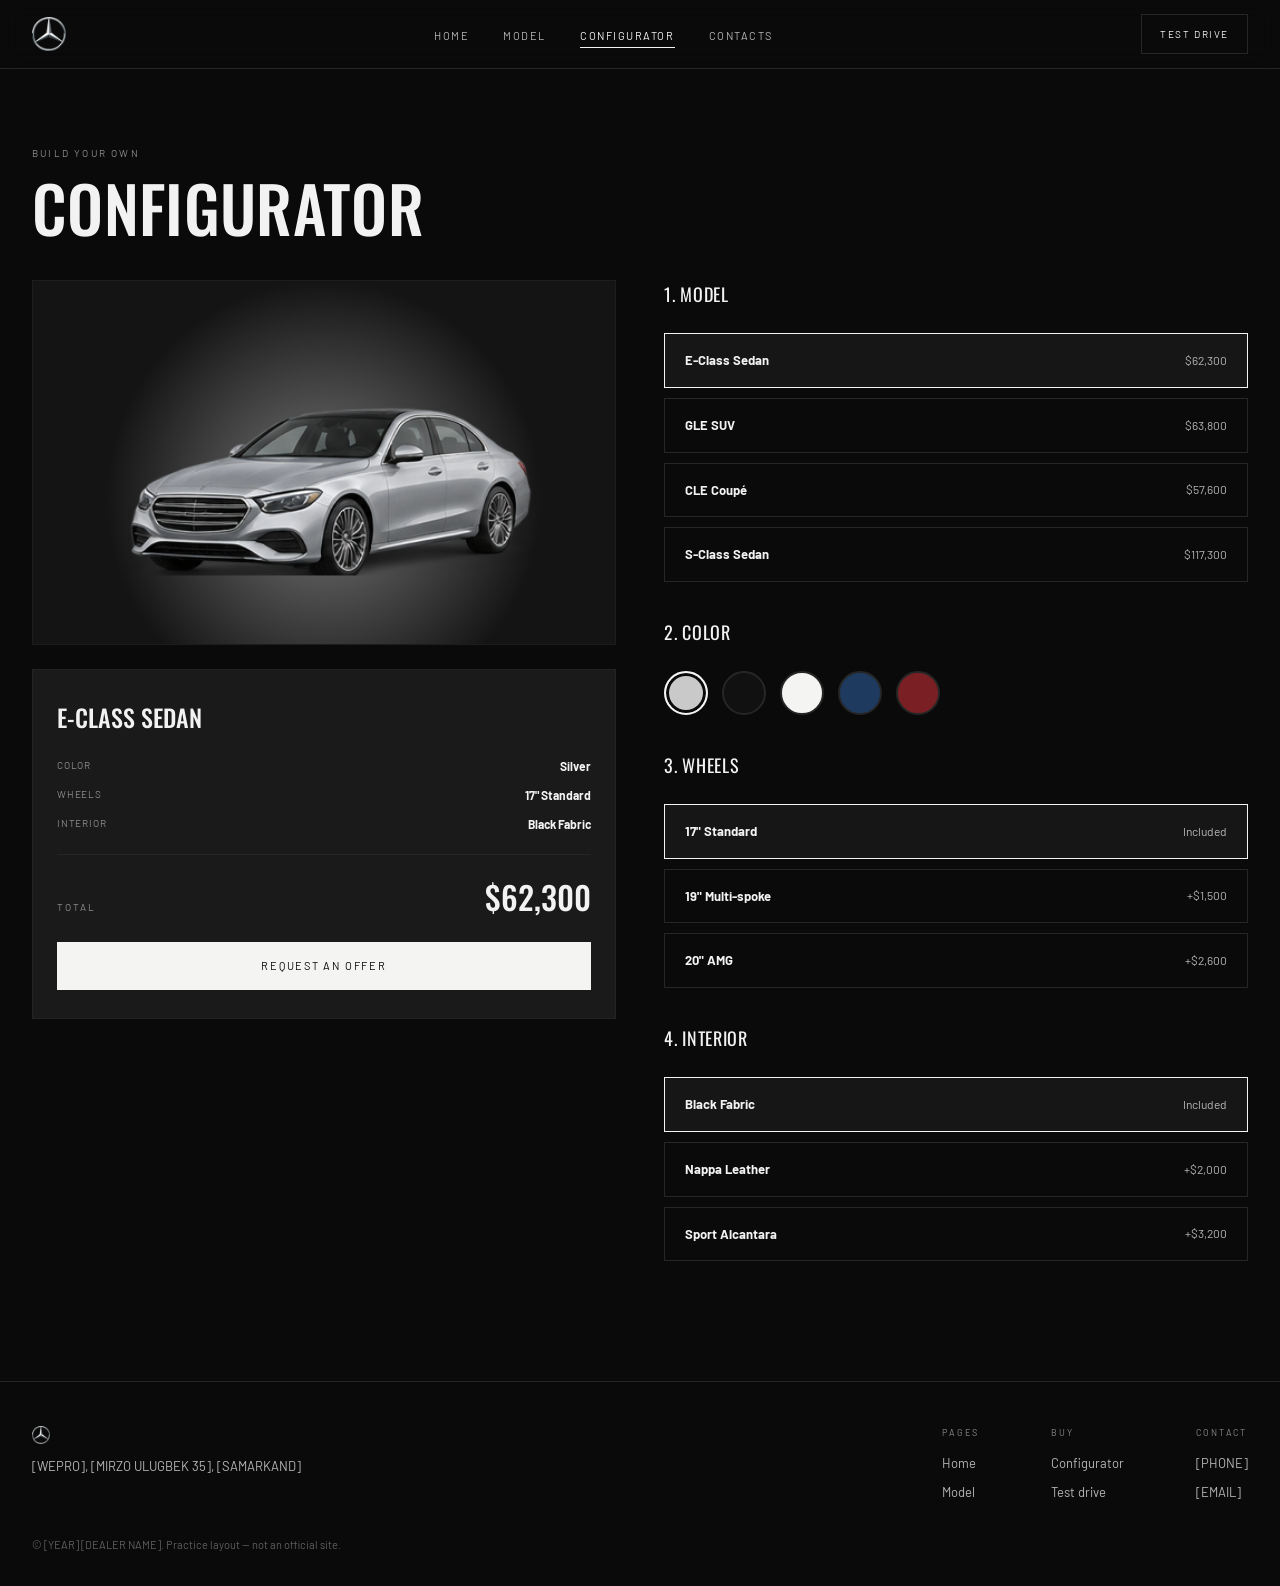
<file: configurator.html>
<!DOCTYPE html>
<html lang="en">

<head>
  <meta charset="UTF-8">
  <meta name="viewport" content="width=device-width, initial-scale=1">
  <title>Mercedes-Benz — Configurator</title>
  <link rel="preconnect" href="https://fonts.googleapis.com">
  <link rel="preconnect" href="https://fonts.gstatic.com" crossorigin>
  <link
    href="https://fonts.googleapis.com/css2?family=Oswald:wght@300;400;500;600&family=Barlow:wght@300;400;500&display=swap"
    rel="stylesheet">
  <link rel="stylesheet" href="./css/index.css">
  <link rel="stylesheet" href="./css/configurator.css">
</head>

<body>

  <!-- ============ HEADER ============ -->
  <header class="header" id="header">
    <div class="container header__inner">
      <a class="logo" href="index.html" aria-label="Home">
        <img class="logo__img" src="./public/images/cars/logo.webp" alt="Mercedes-Benz">
      </a>

      <button class="burger" id="burger" aria-label="Menu" aria-expanded="false" aria-controls="nav">
        <span></span><span></span><span></span>
      </button>

      <nav class="nav" id="nav">
        <ul class="nav__list">
          <li><a class="nav__link" href="index.html">Home</a></li>
          <li><a class="nav__link" href="cars.html">Model</a></li>
          <li><a class="nav__link is-active" href="configurator.html">Configurator</a></li>
          <li><a class="nav__link" href="contacts.html">Contacts</a></li>
        </ul>
        <a class="btn btn--ghost btn--sm nav__cta" href="contacts.html">Test drive</a>
      </nav>

      <a class="btn btn--ghost btn--sm header__cta" href="contacts.html">Test drive</a>
    </div>
  </header>

  <main>
    <section class="cfg container">
      <p class="eyebrow reveal">Build your own</p>
      <h1 class="hero__title reveal">Configurator</h1>

      <div class="cfg__layout">
        <!-- Preview + summary -->
        <aside class="cfg__side">
          <div class="media media--cfg" id="cfgPreview" data-label="">
            <div class="cfg__swatch" id="cfgSwatch"></div>
            <img class="cfg__img" id="cfgImg" src="public/images/cars/e-class-silver.png" alt="E-Class Sedan">
          </div>

          <div class="cfg__summary">
            <h2 class="cfg__summary-title" id="sumModel"></h2>
            <ul class="cfg__summary-list">
              <li><span>Color</span><b id="sumColor"></b></li>
              <li><span>Wheels</span><b id="sumWheels"></b></li>
              <li><span>Interior</span><b id="sumInterior"></b></li>
            </ul>
            <div class="cfg__total">
              <span>Total</span>
              <strong id="sumTotal"></strong>
            </div>
            <a class="btn btn--solid" href="contacts.html">Request an offer</a>
          </div>
        </aside>

        <!-- Options -->
        <form class="cfg__options" id="cfgForm" onsubmit="return false">
          <fieldset class="cfg__group" data-group="model">
            <legend>1. Model</legend>
            <label class="opt"><input type="radio" name="model" value="e-class" data-price="62300"
                data-name="E-Class Sedan" checked><span class="opt__body"><b>E-Class
                  Sedan</b><em>$62,300</em></span></label>
            <label class="opt"><input type="radio" name="model" value="gle" data-price="63800" data-name="GLE SUV"><span
                class="opt__body"><b>GLE SUV</b><em>$63,800</em></span></label>
            <label class="opt"><input type="radio" name="model" value="cle" data-price="57600"
                data-name="CLE Coupé"><span class="opt__body"><b>CLE Coupé</b><em>$57,600</em></span></label>
            <label class="opt"><input type="radio" name="model" value="s-class" data-price="117300"
                data-name="S-Class Sedan"><span class="opt__body"><b>S-Class Sedan</b><em>$117,300</em></span></label>
          </fieldset>

          <fieldset class="cfg__group" data-group="color">
            <legend>2. Color</legend>
            <div class="cfg__colors">
              <label class="color"><input type="radio" name="color" value="#c9c9c9" data-price="0" data-name="Silver"
                  data-key="silver" checked><span style="--c:#c9c9c9" title="Silver"></span></label>
              <label class="color"><input type="radio" name="color" value="#111111" data-price="800"
                  data-name="Obsidian Black" data-key="black"><span style="--c:#111111"
                  title="Obsidian Black"></span></label>
              <label class="color"><input type="radio" name="color" value="#f4f4f2" data-price="800"
                  data-name="Polar White" data-key="white"><span style="--c:#f4f4f2" title="Polar White"></span></label>
              <label class="color"><input type="radio" name="color" value="#1f3a5f" data-price="1200"
                  data-name="Cavansite Blue" data-key="blue"><span style="--c:#1f3a5f"
                  title="Cavansite Blue"></span></label>
              <label class="color"><input type="radio" name="color" value="#7a1f24" data-price="1200"
                  data-name="Rubellite Red" data-key="red"><span style="--c:#7a1f24"
                  title="Rubellite Red"></span></label>
            </div>
          </fieldset>

          <fieldset class="cfg__group" data-group="wheels">
            <legend>3. Wheels</legend>
            <label class="opt"><input type="radio" name="wheels" value="17" data-price="0" data-name='17" Standard'
                checked><span class="opt__body"><b>17" Standard</b><em>Included</em></span></label>
            <label class="opt"><input type="radio" name="wheels" value="19" data-price="1500"
                data-name='19" Multi-spoke'><span class="opt__body"><b>19"
                  Multi-spoke</b><em>+$1,500</em></span></label>
            <label class="opt"><input type="radio" name="wheels" value="20" data-price="2600" data-name='20" AMG'><span
                class="opt__body"><b>20" AMG</b><em>+$2,600</em></span></label>
          </fieldset>

          <fieldset class="cfg__group" data-group="interior">
            <legend>4. Interior</legend>
            <label class="opt"><input type="radio" name="interior" value="fabric" data-price="0"
                data-name="Black Fabric" checked><span class="opt__body"><b>Black
                  Fabric</b><em>Included</em></span></label>
            <label class="opt"><input type="radio" name="interior" value="leather" data-price="2000"
                data-name="Nappa Leather"><span class="opt__body"><b>Nappa Leather</b><em>+$2,000</em></span></label>
            <label class="opt"><input type="radio" name="interior" value="sport" data-price="3200"
                data-name="Sport Alcantara"><span class="opt__body"><b>Sport
                  Alcantara</b><em>+$3,200</em></span></label>
          </fieldset>
        </form>
      </div>
    </section>
  </main>

  <!-- ============ FOOTER ============ -->
  <footer class="footer">
    <div class="container footer__inner">
      <div class="footer__brand">
        <img class="footer__logo-img" src="./public/images/cars/logo.webp" alt="Mercedes-Benz">
        <p class="footer__addr">[WEPRO], [MIRZO ULUGBEK 35], [SAMARKAND]</p>
      </div>

      <nav class="footer__cols">
        <div class="footer__col">
          <p class="footer__head">Pages</p>
          <a href="index.html">Home</a>
          <a href="cars.html">Model</a>
        </div>
        <div class="footer__col">
          <p class="footer__head">Buy</p>
          <a href="configurator.html">Configurator</a>
          <a href="contacts.html">Test drive</a>
        </div>
        <div class="footer__col">
          <p class="footer__head">Contact</p>
          <a href="tel:+000000000">[PHONE]</a>
          <a href="mailto:info@example.com">[EMAIL]</a>
        </div>
      </nav>
    </div>

    <div class="container">
      <p class="footer__legal">© [YEAR] [DEALER NAME]. Practice layout — not an official site.</p>
    </div>
  </footer>

  <script src="./js/index.js"></script>
  <script src="./js/configurator.js"></script>
</body>

</html>
</file>
<file: css/index.css>
/* ===========================================================
   Mercedes-Benz practice layout — home page
   =========================================================== */

:root{
  --bg:            #0a0a0a;
  --surface:       #141414;
  --surface-2:     #1a1a1a;
  --line:          #262626;
  --text:          #f2f2f2;
  --muted:         #8a8a8a;
  --muted-2:       #b5b5b5;
  --white:         #f4f4f2;

  --container:     1312px;
  --gutter:        32px;
  --header-h:      68px;

  --font-display:  "Oswald", "Arial Narrow", sans-serif;
  --font-body:     "Barlow", Helvetica, Arial, sans-serif;

  --ease:          cubic-bezier(.22,.61,.36,1);
}

*,*::before,*::after{ box-sizing:border-box; }

html{ scroll-behavior:smooth; -webkit-text-size-adjust:100%; }

body{
  margin:0;
  background:var(--bg);
  color:var(--text);
  font-family:var(--font-body);
  font-size:15px;
  line-height:1.6;
  font-weight:400;
  -webkit-font-smoothing:antialiased;
}

img{ max-width:100%; display:block; }
a{ color:inherit; text-decoration:none; }
ul,ol{ margin:0; padding:0; list-style:none; }
h1,h2,h3,p{ margin:0; }

.container{
  width:100%;
  max-width:var(--container);
  margin-inline:auto;
  padding-inline:var(--gutter);
}

/* ---------- Shared type ---------------------------------- */

.eyebrow{
  font-size:10px;
  letter-spacing:.22em;
  text-transform:uppercase;
  color:var(--muted);
  margin-bottom:14px;
}

.section__title{
  font-family:var(--font-display);
  font-weight:500;
  font-size:clamp(26px, 3.2vw, 34px);
  line-height:1.05;
  letter-spacing:.005em;
  text-transform:uppercase;
  margin-bottom:28px;
}

/* ---------- Buttons -------------------------------------- */

.btn{
  display:inline-flex;
  align-items:center;
  justify-content:center;
  padding:14px 22px;
  font-size:11px;
  letter-spacing:.16em;
  text-transform:uppercase;
  border:1px solid var(--line);
  background:transparent;
  color:var(--text);
  white-space:nowrap;
  transition:background .25s var(--ease), color .25s var(--ease),
             border-color .25s var(--ease), transform .25s var(--ease);
}
.btn:hover{ border-color:#5a5a5a; transform:translateY(-1px); }
.btn:active{ transform:translateY(0); }
.btn:focus-visible{ outline:1px solid var(--white); outline-offset:3px; }

.btn--solid{ background:var(--white); color:#0b0b0b; border-color:var(--white); }
.btn--solid:hover{ background:#fff; border-color:#fff; }

.btn--ghost:hover{ background:rgba(255,255,255,.05); }

.btn--sm{ padding:11px 18px; font-size:10px; }

.link-arrow{
  display:inline-flex;
  align-items:center;
  gap:7px;
  font-size:10px;
  letter-spacing:.16em;
  text-transform:uppercase;
  color:var(--muted-2);
  transition:color .25s var(--ease);
}
.link-arrow span{ transition:transform .25s var(--ease); }
.link-arrow:hover{ color:var(--text); }
.link-arrow:hover span{ transform:translateX(4px); }

/* ---------- Header --------------------------------------- */

.header{
  position:sticky;
  top:0;
  z-index:50;
  background:rgba(10,10,10,.9);
  backdrop-filter:saturate(140%) blur(10px);
  border-bottom:1px solid var(--line);
}

.header__inner{
  min-height:var(--header-h);
  display:flex;
  align-items:center;
  justify-content:space-between;
  gap:24px;
}

.logo__mark{
  width:34px;
  height:34px;
  border:1px solid #3a3a3a;
  border-radius:50%;
  display:grid;
  place-items:center;
  font-size:7px;
  letter-spacing:.1em;
  color:var(--muted);
  transition:border-color .25s var(--ease), color .25s var(--ease);
}
.logo:hover .logo__mark{ border-color:var(--white); color:var(--text); }

.nav{ display:flex; align-items:center; }

.nav__list{
  display:flex;
  gap:34px;
}

.nav__link{
  font-size:11px;
  letter-spacing:.14em;
  text-transform:uppercase;
  color:var(--muted-2);
  padding-block:6px;
  position:relative;
  transition:color .25s var(--ease);
}
.nav__link::after{
  content:"";
  position:absolute;
  left:0; bottom:0;
  width:0; height:1px;
  background:var(--white);
  transition:width .3s var(--ease);
}
.nav__link:hover{ color:var(--text); }
.nav__link:hover::after{ width:100%; }
.nav__link.is-active{ color:var(--text); }
.nav__link.is-active::after{ width:100%; }

.nav__cta{ display:none; }

.burger{
  display:none;
  width:40px; height:40px;
  border:1px solid var(--line);
  background:transparent;
  padding:0;
  cursor:pointer;
  position:relative;
}
.burger span{
  position:absolute;
  left:11px; right:11px;
  height:1px;
  background:var(--text);
  transition:transform .3s var(--ease), opacity .2s var(--ease);
}
.burger span:nth-child(1){ top:14px; }
.burger span:nth-child(2){ top:19px; }
.burger span:nth-child(3){ top:24px; }
.burger.is-open span:nth-child(1){ transform:translateY(5px) rotate(45deg); }
.burger.is-open span:nth-child(2){ opacity:0; }
.burger.is-open span:nth-child(3){ transform:translateY(-5px) rotate(-45deg); }

/* ---------- Media placeholders --------------------------- */

.media{
  position:relative;
  background:var(--surface);
  border:1px solid rgba(255,255,255,.04);
  overflow:hidden;
}
.media::after{
  content:attr(data-label);
  position:absolute;
  inset:0;
  display:grid;
  place-items:center;
  font-size:9px;
  letter-spacing:.24em;
  text-transform:uppercase;
  color:#4d4d4d;
  text-align:center;
  padding:16px;
}
.media img{ position:relative; z-index:1; width:100%; height:100%; object-fit:cover; }

.media--hero{ aspect-ratio:1312 / 620; }
.car-card-image {
    width: 100%;
    height: 187px;
    overflow: hidden;
    background: #111;
}

.car-card-image img {
    width: 100%;
    height: 100%;
    object-fit: contain;
    display: block;
}
.media--showroom{ aspect-ratio:640 / 440; }

/* ---------- Hero ----------------------------------------- */

.hero{ padding-top:76px; }

.hero__title{
  font-family:var(--font-display);
  font-weight:500;
  font-size:clamp(40px, 6.4vw, 64px);
  line-height:1.02;
  letter-spacing:.005em;
  text-transform:uppercase;
  max-width:13ch;
  margin-bottom:22px;
}

.hero__text{
  color:var(--muted-2);
  max-width:46ch;
  margin-bottom:28px;
}

.hero__actions{
  display:flex;
  flex-wrap:wrap;
  gap:12px;
  margin-bottom:56px;
}

/* ---------- Line-up -------------------------------------- */

.lineup{ padding-top:96px; }

.cards{
  display:grid;
  grid-template-columns:repeat(3, 1fr);
  gap:22px;
}

.card{
  background:var(--surface-2);
  border:1px solid rgba(255,255,255,.04);
  transition:transform .35s var(--ease), border-color .35s var(--ease);
}
.card:hover{ transform:translateY(-4px); border-color:#333; }
.card .media{ border:0; }

.card__body{ padding:22px 20px 24px; }

.card__title{
  font-family:var(--font-display);
  font-weight:500;
  font-size:19px;
  letter-spacing:.02em;
  text-transform:uppercase;
  margin-bottom:6px;
}

.card__price{
  color:var(--muted-2);
  font-size:14px;
  margin-bottom:16px;
}

/* ---------- Showroom ------------------------------------- */

.showroom{
  padding-top:96px;
  padding-bottom:120px;
  display:grid;
  grid-template-columns:640fr 640fr;
  gap:64px;
  align-items:start;
}

.showroom__lead{
  color:var(--muted-2);
  max-width:48ch;
  margin-bottom:28px;
}

.facts{ margin-bottom:30px; }

.facts__item{
  display:flex;
  gap:16px;
  align-items:baseline;
  padding:9px 0;
  color:var(--text);
  font-size:14px;
}
.facts__num{
  font-size:10px;
  letter-spacing:.16em;
  color:var(--muted);
  min-width:20px;
}

/* ---------- Footer --------------------------------------- */

.footer{
  border-top:1px solid var(--line);
  padding-top:44px;
  padding-bottom:32px;
}

.footer__inner{
  display:flex;
  justify-content:space-between;
  gap:48px;
  flex-wrap:wrap;
  margin-bottom:34px;
}

.footer__logo{
  font-family:var(--font-display);
  font-weight:500;
  font-size:15px;
  letter-spacing:.28em;
  text-transform:uppercase;
  margin-bottom:12px;
}

.footer__addr{ color:var(--muted-2); font-size:13px; }

.footer__cols{ display:flex; gap:72px; flex-wrap:wrap; }

.footer__col{ display:flex; flex-direction:column; gap:8px; }

.footer__head{
  font-size:9px;
  letter-spacing:.24em;
  text-transform:uppercase;
  color:var(--muted);
  margin-bottom:4px;
}

.footer__col a{
  font-size:13px;
  color:var(--muted-2);
  transition:color .25s var(--ease);
}
.footer__col a:hover{ color:var(--text); }

.footer__legal{
  font-size:11px;
  color:#5e5e5e;
}

/* ---------- Reveal on scroll ----------------------------- */

.reveal{
  opacity:0;
  transform:translateY(16px);
  transition:opacity .7s var(--ease), transform .7s var(--ease);
}
.reveal.is-visible{ opacity:1; transform:none; }

@media (prefers-reduced-motion: reduce){
  .reveal{ opacity:1; transform:none; transition:none; }
  html{ scroll-behavior:auto; }
}

/* ---------- Responsive ----------------------------------- */

@media (max-width: 960px){
  .showroom{ grid-template-columns:1fr; gap:40px; }
}

@media (max-width: 760px){
  :root{ --gutter:20px; }

  .burger{ display:block; order:3; }

  .header__cta{ display:none; }

  .nav{
    order:4;
    width:100%;
    flex-direction:column;
    align-items:flex-start;
    gap:18px;
    max-height:0;
    overflow:hidden;
    opacity:0;
    transition:max-height .4s var(--ease), opacity .3s var(--ease), padding .4s var(--ease);
  }
  .nav.is-open{ max-height:340px; opacity:1; padding:6px 0 22px; }

  .nav__list{ flex-direction:column; gap:16px; }
  .nav__cta{ display:inline-flex; }

  .header__inner{ flex-wrap:wrap; }

  .hero{ padding-top:48px; }
  .lineup, .showroom{ padding-top:64px; }
  .showroom{ padding-bottom:80px; }

  .cards{ grid-template-columns:1fr; }

  .footer__cols{ gap:36px; }
}

.logo__img{
  width:34px;
  height:34px;
  object-fit:contain;
  transition:opacity .25s var(--ease);
}
.logo:hover .logo__img{ opacity:.75; }

.footer__logo-img{
  height:18px;
  width:auto;
  object-fit:contain;
  margin-bottom:12px;
}

@media (max-width:760px){
  .logo__img{ width:30px; height:30px; }
}


/* ---------- Bugatti-style Spotlight Section -------------- */

.spotlight-section {
  position: relative;
  height: 420px;
  background: var(--bg); /* Совпадает с основным фоном сайта (#0a0a0a) */
  display: flex;
  flex-direction: column;
  align-items: center;
  justify-content: center;
  overflow: hidden;
  /* Убрали border-top, чтобы не было сплошной полосы */
  padding-block: 60px;
}

.spotlight-text {
  font-family: var(--font-display);
  font-size: clamp(48px, 11vw, 140px);
  font-weight: 600;
  letter-spacing: .08em;
  text-transform: uppercase;
  color: #141414; /* Тонкий подмакетный цвет */
  
  /* Увеличен радиус пятна до 380px для более масштабного свечения */
  background: radial-gradient(
    circle 380px at var(--mouse-x, 50%) var(--mouse-y, 50%),
    rgba(255, 255, 255, 0.98) 0%,
    rgba(255, 255, 255, 0.35) 45%,
    rgba(255, 255, 255, 0.05) 70%,
    transparent 100%
  );
  -webkit-background-clip: text;
  -webkit-text-fill-color: transparent;
  user-select: none;
  cursor: default;
  text-align: center;
  line-height: 1;
}

.spotlight-sub {
  font-size: 11px;
  letter-spacing: .35em;
  text-transform: uppercase;
  color: var(--muted);
  margin-top: 16px;
  opacity: 0.8;
}


/* ---------- Yandex map ----------------------------------- */

.map{
  position:relative;
  border:1px solid var(--line);
  background:var(--surface);
}
.map::after{ content:none; }

.map iframe{
  display:block;
  position:absolute;
  inset:0;
  width:100%;
  height:100%;
  border:0;
}

/* прозрачный слой: карта ловит колёсико только после клика */
.map__lock{
  position:absolute;
  inset:0;
  z-index:2;
  cursor:pointer;
}
.map.is-active .map__lock{ display:none; }

.map iframe{
  filter: invert(92%) hue-rotate(180deg) saturate(.75) brightness(.95);
}


/* ---------- Hero ticker ---------------------------------- */

.hero__ticker{
  aspect-ratio:1312 / 620;
  border:1px solid var(--line);
  background:
    radial-gradient(120% 90% at 50% 50%, rgba(255,255,255,.05), transparent 65%),
    var(--surface);
  display:grid;
  align-content:center;
  gap:clamp(8px,1.4vw,20px);
  overflow:hidden;

  -webkit-mask-image:linear-gradient(90deg,transparent,#000 12%,#000 88%,transparent);
  mask-image:linear-gradient(90deg,transparent,#000 12%,#000 88%,transparent);
}

.ticker__track{
  display:flex;
  width:max-content;
  animation:ticker 32s linear infinite;
}

.ticker__track span{
  font-family:var(--font-display);
  font-weight:500;
  font-size:clamp(40px,7vw,96px);
  line-height:1.05;
  letter-spacing:.02em;
  text-transform:uppercase;
  white-space:nowrap;
  padding-right:.4em;

  background:linear-gradient(92deg,#3a3a3a 0%,#8e8e8e 38%,#f2f2f2 50%,#8e8e8e 62%,#3a3a3a 100%);
  -webkit-background-clip:text;
  background-clip:text;
  color:transparent;
}

.ticker__track--rev{
  animation-duration:44s;
  animation-direction:reverse;
}
.ticker__track--rev span{
  font-size:clamp(26px,4.4vw,60px);
  background:none;
  -webkit-background-clip:border-box;
  background-clip:border-box;
  -webkit-text-fill-color:transparent;
  -webkit-text-stroke:1px #3f3f3f;
  color:transparent;
}

@keyframes ticker{
  from{ transform:translateX(0); }
  to{ transform:translateX(-50%); }
}

@media (prefers-reduced-motion:reduce){
  .ticker__track{ animation:none; }
}

@media (max-width:760px){
  .hero__ticker{ aspect-ratio:4 / 5; }
}


html.lenis, html.lenis body{ height:auto; }
.lenis.lenis-smooth{ scroll-behavior:auto !important; }
.lenis.lenis-smooth [data-lenis-prevent]{ overscroll-behavior:contain; }
.lenis.lenis-stopped{ overflow:hidden; }
</file>
<file: css/configurator.css>
/* ===========================================================
   Mercedes-Benz practice layout — Configurator Page
   =========================================================== */

.cfg {
  padding-top: 76px;
  padding-bottom: 120px;
}

.cfg__layout {
  display: grid;
  grid-template-columns: 1fr 1fr;
  gap: 48px;
  margin-top: 40px;
  align-items: start;
}

.cfg__side {
  position: sticky;
  top: calc(var(--header-h) + 24px);
  display: flex;
  flex-direction: column;
  gap: 24px;
}

.media--cfg {
  aspect-ratio: 640 / 400;
}

.cfg__swatch {
  position: absolute;
  inset: 0;
  z-index: 1;
  background: radial-gradient(circle at 50% 60%, var(--car, #c9c9c9) 0, transparent 60%);
  opacity: .55;
  transition: background .4s var(--ease);
}

.cfg__summary {
  background: var(--surface-2);
  border: 1px solid rgba(255, 255, 255, .04);
  padding: 28px 24px;
  display: flex;
  flex-direction: column;
  gap: 20px;
}

.cfg__summary-title {
  font-family: var(--font-display);
  font-weight: 500;
  font-size: 24px;
  text-transform: uppercase;
}

.cfg__summary-list {
  display: flex;
  flex-direction: column;
  gap: 10px;
}

.cfg__summary-list li {
  display: flex;
  justify-content: space-between;
  font-size: 12px;
}

.cfg__summary-list span {
  color: var(--muted);
  text-transform: uppercase;
  letter-spacing: .08em;
  font-size: 10px;
}

.cfg__total {
  display: flex;
  justify-content: space-between;
  align-items: baseline;
  border-top: 1px solid var(--line);
  padding-top: 16px;
}

.cfg__total span {
  color: var(--muted);
  font-size: 10px;
  letter-spacing: .2em;
  text-transform: uppercase;
}

.cfg__total strong {
  font-family: var(--font-display);
  font-weight: 500;
  font-size: 32px;
}

/* ---------- Options -------------------------------------- */

.cfg__options {
  display: flex;
  flex-direction: column;
  gap: 36px;
}

.cfg__group {
  border: 0;
  margin: 0;
  padding: 0;
  display: flex;
  flex-direction: column;
  gap: 10px;
}

.cfg__group legend {
  font-family: var(--font-display);
  font-size: 18px;
  text-transform: uppercase;
  letter-spacing: .04em;
  margin-bottom: 14px;
  padding: 0;
  float: left;
  width: 100%;
}

.opt {
  display: block;
  cursor: pointer;
}

.opt input,
.color input {
  position: absolute;
  opacity: 0;
  pointer-events: none;
}

.opt__body {
  display: flex;
  justify-content: space-between;
  align-items: center;
  padding: 16px 20px;
  border: 1px solid var(--line);
  font-size: 13px;
  transition: border-color .25s var(--ease), background .25s var(--ease);
}

.opt__body em {
  font-style: normal;
  color: var(--muted-2);
  font-size: 12px;
}

.opt:hover .opt__body {
  border-color: #5a5a5a;
}

.opt input:checked+.opt__body {
  border-color: var(--white);
  background: rgba(255, 255, 255, .05);
}

.opt input:focus-visible+.opt__body,
.color input:focus-visible+span {
  outline: 1px solid var(--white);
  outline-offset: 3px;
}

.cfg__colors {
  display: flex;
  flex-wrap: wrap;
  gap: 14px;
}

.color {
  cursor: pointer;
}

.color span {
  display: block;
  width: 44px;
  height: 44px;
  border-radius: 50%;
  background: var(--c);
  border: 2px solid var(--line);
  transition: border-color .25s var(--ease), transform .25s var(--ease);
}

.color:hover span {
  transform: scale(1.06);
}

.color input:checked+span {
  border-color: var(--white);
  box-shadow: 0 0 0 3px var(--bg) inset;
}

@media (max-width: 960px) {
  .cfg__layout {
    grid-template-columns: 1fr;
  }

  .cfg__side {
    position: static;
  }
}

@media (max-width: 760px) {
  .cfg {
    padding-top: 48px;
    padding-bottom: 80px;
  }
}

.media .cfg__img {
  position: absolute;
  z-index: 2;
  left: 50%;
  top: 50%;
  width: auto;
  height: 62%;
  max-width: 92%;
  object-fit: contain;
  transform: translate(-50%, -50%) scale(1);
  opacity: 1;
  pointer-events: none;
  -webkit-user-drag: none;
  transition: opacity .32s var(--ease), transform .32s var(--ease);
}

.media .cfg__img.is-swapping {
  opacity: 0;
  transform: translate(-50%, -50%) scale(.94);
};
</file>
